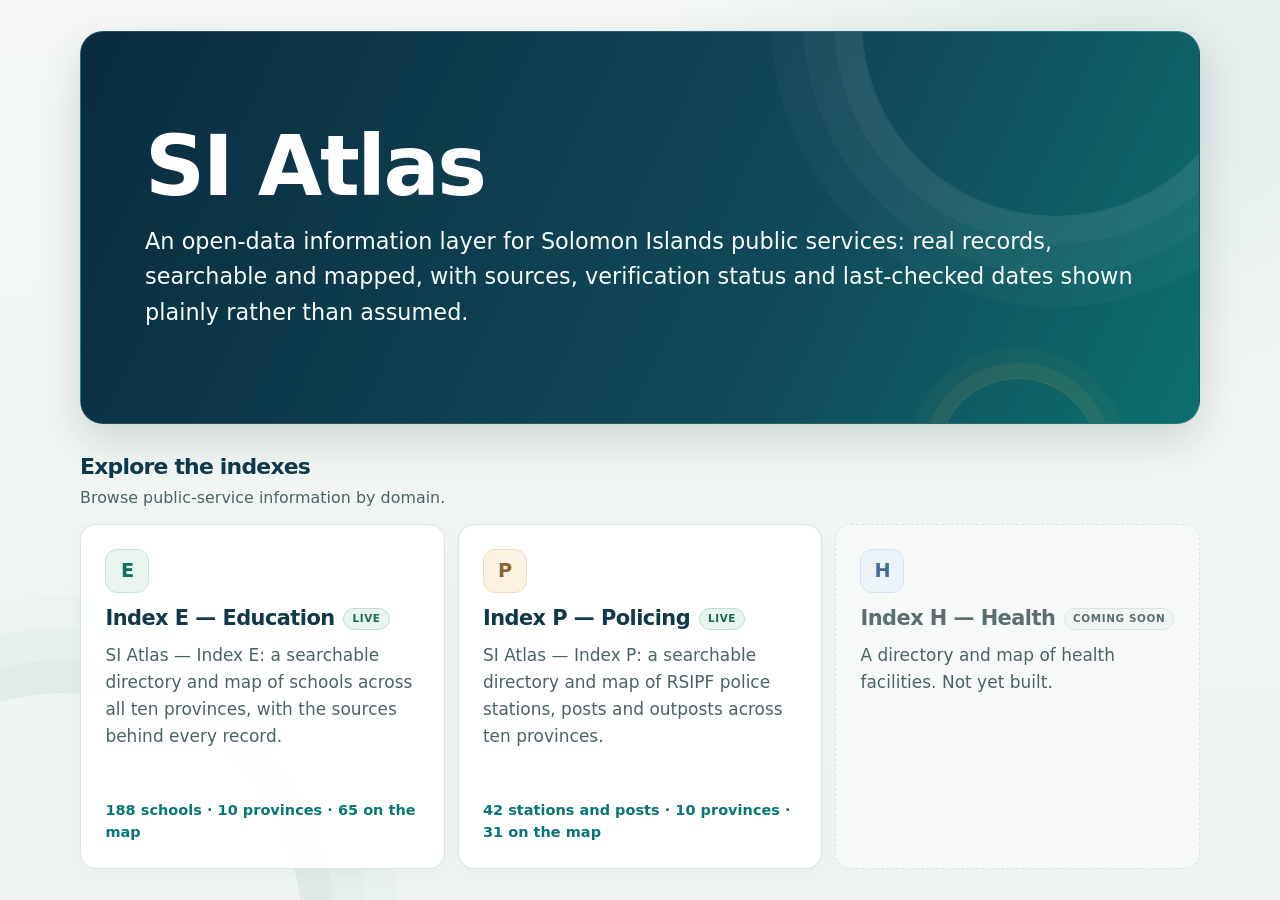
<file: index.html>
<!DOCTYPE html>
<html lang="en">
<head>
<meta charset="utf-8">
<meta name="viewport" content="width=device-width, initial-scale=1">
<title>SI Atlas — Solomon Islands public services</title>
<meta name="description" content="SI Atlas is an open-data information layer for Solomon Islands public services. Index E (Education) and Index P (Policing) are live; more indexes are planned.">
<meta name="theme-color" content="#10394A">

<!-- Link previews. og:url must be an absolute URL for scrapers, so it is the
     only non-relative path on this page; update it if the site moves to a
     custom domain or a differently named repository. No og:image: the
     portal has no screenshot of its own, and borrowing an index's would
     misrepresent it. -->
<meta property="og:type" content="website">
<meta property="og:site_name" content="SI Atlas">
<meta property="og:title" content="SI Atlas — Solomon Islands public services">
<meta property="og:description" content="An open-data information layer for Solomon Islands public services: searchable, mapped directories of schools and police stations, with the sources behind every record shown plainly.">
<meta property="og:url" content="https://reversalredgarnet.github.io/SI-Atlas/">
<meta name="twitter:card" content="summary">
<meta name="twitter:title" content="SI Atlas — Solomon Islands public services">
<meta name="twitter:description" content="Searchable, mapped directories of Solomon Islands schools and police stations, with the sources behind every record shown plainly.">

<link rel="stylesheet" href="shared/styles/base.css">
<link rel="icon" href="shared/assets/favicon.svg" type="image/svg+xml">

<style>
  body {
    min-height: 100vh;
    display: flex;
    flex-direction: column;
    align-items: center;
    padding: 3rem 1rem;
  }
  .portal {
    width: 100%;
    max-width: 640px;
  }
  .portal-head h1 {
    font-size: 1.6rem;
    color: var(--green);
    margin-bottom: .5rem;
  }
  .portal-head p {
    color: var(--text-mid);
    max-width: 60ch;
  }
  .index-list {
    margin-top: 2rem;
    display: flex;
    flex-direction: column;
    gap: .9rem;
  }
  .index-card {
    display: block;
    border: 1px solid var(--rule-strong);
    background: var(--panel);
    padding: 1rem 1.2rem;
    text-decoration: none;
    color: inherit;
  }
  .index-card.is-live:hover { background: var(--navy-pale); border-color: var(--navy); }
  .index-card.is-pending {
    color: var(--mute);
    cursor: default;
    background: var(--panel-alt);
  }
  .index-name {
    display: flex;
    align-items: center;
    gap: .5rem;
    font-family: var(--font-head);
    font-weight: 700;
    font-size: 1.05rem;
    color: var(--navy);
  }
  .index-card.is-pending .index-name { color: var(--mute); }
  .index-desc {
    margin-top: .25rem;
    font-size: .88rem;
    color: var(--text-mid);
  }
  .status-tag {
    font-size: .68rem;
    font-weight: 700;
    text-transform: uppercase;
    letter-spacing: .04em;
    padding: .1rem .4rem;
    border: 1px solid var(--rule-strong);
    color: var(--mute);
  }
  .index-card.is-live .status-tag { color: var(--green); border-color: var(--green); }
  /* Live figures under each card, generated from the index's own data file
     (script at the bottom of this page). Hidden until filled, so a failed
     load shows no number rather than a wrong one. */
  .index-count {
    margin-top: .3rem;
    font-size: .82rem;
    font-weight: 700;
    color: var(--navy);
  }
</style>

<link rel="stylesheet" href="shared/styles/atlas-visual.css">
</head>
<body class="portal-page">

<main class="portal">
  <div class="portal-head">
    <h1>SI Atlas</h1>
    <p>An open-data information layer for Solomon Islands public services: real records, searchable and mapped, with sources, verification status and last-checked dates shown plainly rather than assumed.</p>
  </div>

  <div class="portal-section-heading">
    <div>
      <h2>Explore the indexes</h2>
      <p>Browse public-service information by domain.</p>
    </div>
  </div>

  <nav class="index-list" aria-label="Indexes">
    <a class="index-card is-live" href="index-e/index.html" data-letter="E" data-tone="teal">
      <span class="index-name">Index E — Education <span class="status-tag">Live</span></span>
      <p class="index-desc">SI Atlas — Index E: a searchable directory and map of schools across all ten provinces, with the sources behind every record.</p>
      <p class="index-count" id="count-e" hidden></p>
    </a>

    <a class="index-card is-live" href="index-p/index.html" data-letter="P" data-tone="sand">
      <span class="index-name">Index P — Policing <span class="status-tag">Live</span></span>
      <p class="index-desc">SI Atlas — Index P: a searchable directory and map of RSIPF police stations, posts and outposts across ten provinces.</p>
      <p class="index-count" id="count-p" hidden></p>
    </a>

    <a class="index-card is-pending" href="index-h/index.html" data-letter="H" data-tone="blue">
      <span class="index-name">Index H — Health <span class="status-tag">Coming soon</span></span>
      <p class="index-desc">A directory and map of health facilities. Not yet built.</p>
    </a>
  </nav>
</main>

<!-- Live counts for the cards above, read from the same data files the
     indexes use, so they can never disagree with them. `defer` keeps the
     portal itself from waiting on them; if one fails to load, its card just
     shows no count. schema.js is needed because stations.js builds its
     records through Atlas.schema.createEntity(). -->
<script defer src="index-e/js/data/schools.js"></script>
<script defer src="shared/schema.js"></script>
<script defer src="index-p/js/data/stations.js"></script>
<script>
document.addEventListener('DOMContentLoaded', function () {
  function distinct(list, key) {
    var seen = {};
    list.forEach(function (r) { seen[key(r)] = true; });
    return Object.keys(seen).length;
  }
  function show(id, text) {
    var el = document.getElementById(id);
    el.textContent = text;
    el.hidden = false;
  }
  try {
    var schools = window.SF && window.SF.SCHOOLS;
    if (schools && schools.length) {
      show('count-e', schools.length + ' schools · ' +
        distinct(schools, function (s) { return s.province; }) + ' provinces · ' +
        schools.filter(function (s) { return s.latitude !== null; }).length + ' on the map');
    }
  } catch (e) { /* no count is better than a wrong one */ }
  try {
    var stations = window.SP && window.SP.STATIONS;
    if (stations && stations.length) {
      show('count-p', stations.length + ' stations and posts · ' +
        distinct(stations, function (s) { return s.province; }) + ' provinces · ' +
        stations.filter(function (s) { return s.location.lat !== null; }).length + ' on the map');
    }
  } catch (e) { /* no count is better than a wrong one */ }
});
</script>

</body>
</html>
</file>
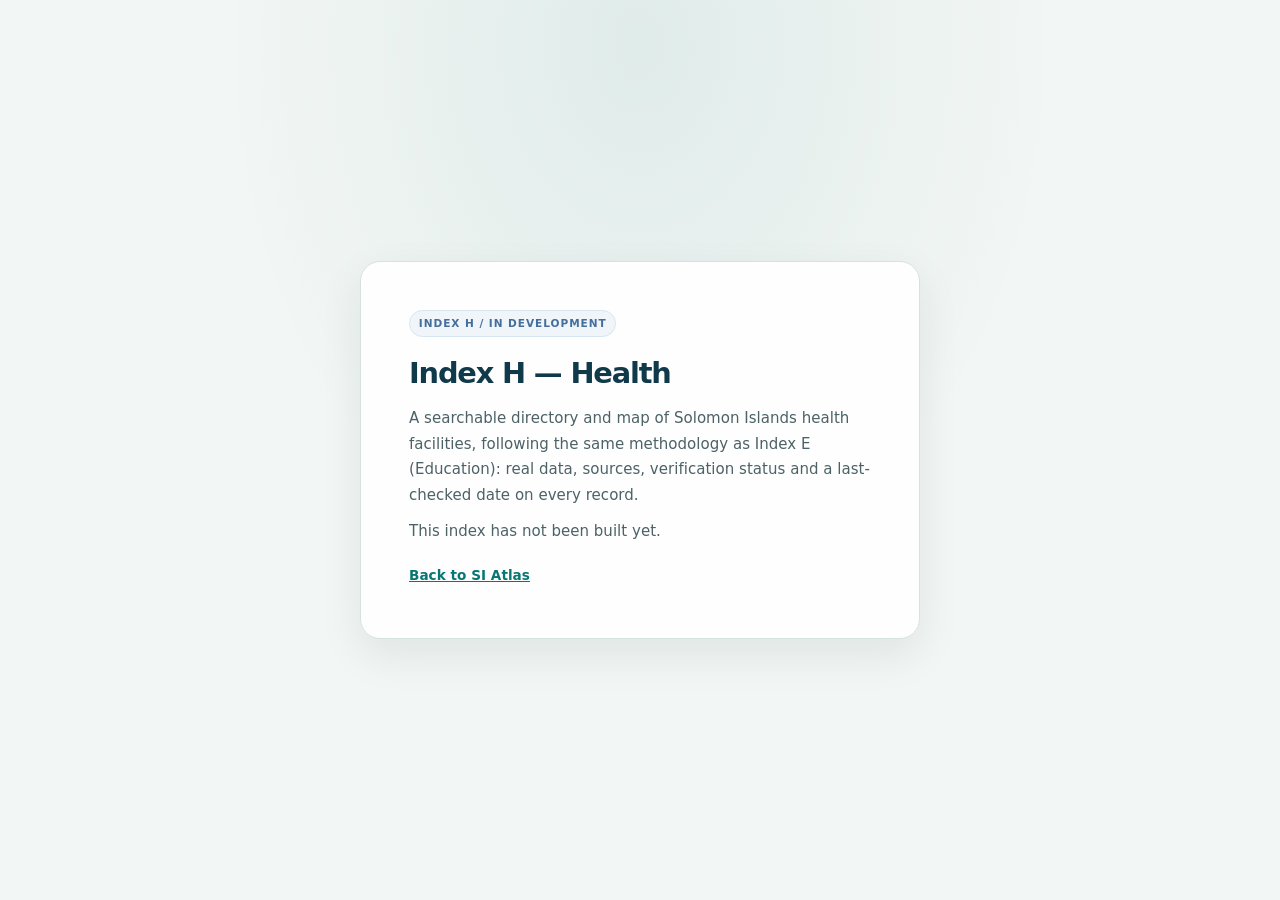
<file: index-h/index.html>
<!DOCTYPE html>
<html lang="en">
<head>
<meta charset="utf-8">
<meta name="viewport" content="width=device-width, initial-scale=1">
<title>SI Atlas — Index H (Health) — Coming soon</title>
<meta name="description" content="Index H (Health) is a planned SI Atlas index for Solomon Islands health facilities. Not yet built.">
<meta name="theme-color" content="#10394A">

<!-- Link previews. og:url must be an absolute URL for scrapers, so it is the
     only non-relative path on this page; update it if the site moves. -->
<meta property="og:type" content="website">
<meta property="og:site_name" content="SI Atlas — Index H">
<meta property="og:title" content="SI Atlas — Index H (Health) — Coming soon">
<meta property="og:description" content="A planned SI Atlas directory and map of Solomon Islands health facilities. Not yet built.">
<meta property="og:url" content="https://reversalredgarnet.github.io/SI-Atlas/index-h/">
<meta name="twitter:card" content="summary">
<meta name="twitter:title" content="SI Atlas — Index H (Health) — Coming soon">
<meta name="twitter:description" content="A planned SI Atlas directory and map of Solomon Islands health facilities. Not yet built.">

<link rel="stylesheet" href="../shared/styles/base.css">
<link rel="icon" href="../shared/assets/favicon.svg" type="image/svg+xml">

<style>
  body {
    min-height: 100vh;
    display: flex;
    align-items: center;
    justify-content: center;
    padding: 2rem 1rem;
  }
  .coming-soon {
    max-width: 520px;
    text-align: center;
  }
  .coming-soon h1 {
    font-size: 1.5rem;
    color: var(--green);
    margin-bottom: .6rem;
  }
  .coming-soon p {
    color: var(--text-mid);
  }
  .back-link {
    display: inline-block;
    margin-top: 1.5rem;
  }
</style>

<link rel="stylesheet" href="../shared/styles/atlas-visual.css">
</head>
<body class="health-page">

<main class="coming-soon">
  <h1>Index H — Health</h1>
  <p>A searchable directory and map of Solomon Islands health facilities, following the same methodology as Index E (Education): real data, sources, verification status and a last-checked date on every record.</p>
  <p>This index has not been built yet.</p>
  <a class="back-link link-btn" href="../index.html">Back to SI Atlas</a>
</main>

</body>
</html>
</file>
<file: shared/styles/base.css>
/* ============================================================================
   SI Atlas — shared design tokens & primitives
   ----------------------------------------------------------------------------
   The tokens below are the original square, government-portal-style values.
   The SI Atlas look is now set by atlas-visual.css, which every page loads
   last and which overrides these tokens (palette, radii, system font); see
   index-e/README.md "Design notes" for why it deliberately does not copy the
   government sites. Without that layer, these values still render a
   complete, older look.

   This file holds only what is genuinely generic: color/type tokens, a
   reset, and primitives (buttons, chips, selects, badges) any index is
   likely to need. Page-shell layout (masthead, nav, a particular workspace
   grid) is index-specific and lives in that index's own stylesheet, which
   loads after this one.
   ========================================================================== */

/* --- Tokens -------------------------------------------------------------- */
:root {
  /* Institutional blues, taken from the reference sites */
  --navy:       #06337C;   /* nav bars and section bars */
  --navy-dark:  #002B5C;
  --navy-mid:   #1A4873;
  --navy-pale:  #E8EEF6;
  --link:       #1257A0;   /* body links, 7.3:1 on white */
  --link-hover: #0D3F77;

  --green:  #1F6B2E;       /* page headings, as on both reference sites */
  --red:    #A5232B;       /* notices and warnings only */
  --gold:   #C8A415;       /* decorative fills, plus text only on dark (navy)
                              surfaces, never on a light one (atlas-visual.css
                              overrides it with #E4B05C) */

  --page:      #ECECEB;    /* body background */
  --panel:     #FFFFFF;
  --panel-alt: #F5F6F7;
  --band:      #E9EDF2;    /* group headers, table headers */
  --notice-bg: #FDF3D6;

  --rule:        #D3D7DC;  /* separators between blocks */
  --rule-soft:   #E4E7EA;
  --rule-strong: #767C84;  /* control borders — 3.4:1, meets non-text AA */

  --text:     #333333;
  --text-mid: #555555;
  --mute:     #63696F;

  --font-ui: Arial, 'Helvetica Neue', Helvetica, sans-serif;
  --font-head: Arial, 'Helvetica Neue', Helvetica, sans-serif;

  --shell-pad: 1rem;
}

/* --- Reset ----------------------------------------------------------------
   Deliberately minimal: box model, hidden attribute, base typography and
   link/button resets only. Page-level layout (height, overflow, flex shell)
   is each index's own concern and lives in its stylesheet. */
*, *::before, *::after { box-sizing: border-box; }
[hidden] { display: none !important; }

body {
  margin: 0;
  font-family: var(--font-ui);
  font-size: 15px;
  line-height: 1.45;
  color: var(--text);
  background: var(--page);
}

h1, h2, h3 { margin: 0; font-family: var(--font-head); font-weight: 700; }
p { margin: 0; }
ul, ol, dl, dd { margin: 0; padding: 0; }
li { list-style: none; }
button { font: inherit; color: inherit; }
a { color: var(--link); }
a:hover { color: var(--link-hover); }
svg { fill: currentColor; }

/* --- Accessibility --------------------------------------------------------
   Focus is navy by default; an index with dark chrome (a navy masthead/nav)
   should override to the gold token over those elements specifically. */
:focus-visible { outline: 3px solid var(--navy); outline-offset: 1px; }

.sr-only {
  position: absolute; width: 1px; height: 1px; padding: 0; margin: -1px;
  overflow: hidden; clip: rect(0 0 0 0); white-space: nowrap; border: 0;
}

.skip-link {
  position: absolute; left: -9999px; top: 0; z-index: 999;
  background: var(--navy); color: #fff; padding: .5rem 1rem;
}
.skip-link:focus { left: 0; }

/* --- Buttons, selects, chips ----------------------------------------------
   Shared across indexes so a control looks and behaves the same way
   wherever it appears. */
.btn {
  display: inline-flex; align-items: center; justify-content: center; gap: .35rem;
  height: 36px; padding: 0 .85rem;
  border: 1px solid transparent;
  font-size: .88rem; font-weight: 700;
  cursor: pointer; text-decoration: none; white-space: nowrap;
}
.btn:disabled { opacity: .55; cursor: default; }
.btn-primary { background: var(--navy); color: #fff; border-color: var(--navy); }
.btn-primary:hover { background: var(--navy-dark); border-color: var(--navy-dark); }
.btn-secondary { background: #fff; color: var(--navy); border-color: var(--rule-strong); }
.btn-secondary:hover { background: var(--navy-pale); border-color: var(--navy); }
.btn-secondary.is-active { background: var(--navy-pale); border-color: var(--navy); }
.btn-block { width: 100%; }

/* min-height keeps text-only buttons ("Clear all", "All results") at the
   24px minimum touch target (WCAG 2.5.8) without changing how they look. */
.link-btn {
  background: none; border: 0; padding: 0; cursor: pointer;
  min-height: 24px;
  color: var(--link); font-size: .85rem;
  text-decoration: underline;
}
.link-btn:hover { color: var(--link-hover); }

.text-close {
  background: #fff; border: 1px solid var(--rule-strong); cursor: pointer;
  color: var(--navy); height: 30px; padding: 0 .6rem;
  font-size: .82rem; font-weight: 700;
}
.text-close:hover { background: var(--navy-pale); border-color: var(--navy); }

.select {
  font: inherit; font-size: .88rem; color: var(--text);
  height: 36px; padding: 0 1.7rem 0 .5rem;
  border: 1px solid var(--rule-strong);
  background: #fff url("data:image/svg+xml,%3Csvg xmlns='http://www.w3.org/2000/svg' viewBox='0 0 16 16' fill='%23333'%3E%3Cpath d='M4 6l4 4 4-4z'/%3E%3C/svg%3E") no-repeat right .45rem center/13px;
  appearance: none; cursor: pointer;
}
.select-block { width: 100%; }
.select:disabled { opacity: .5; cursor: default; background-color: var(--panel-alt); }

.count-pill {
  display: inline-block; min-width: 20px; padding: 0 .3rem;
  background: var(--navy); color: #fff;
  font-size: .75rem; font-weight: 700; text-align: center;
}
.btn-secondary.is-active .count-pill { background: var(--navy); }

.chip-row { display: flex; flex-wrap: wrap; gap: .3rem; align-items: center; }
.chip {
  display: inline-flex; align-items: center; gap: .3rem;
  padding: .12rem .4rem;
  font-size: .78rem;
  background: var(--navy-pale); color: var(--navy);
  border: 1px solid #C4D2E6;
}
.chip-static { background: var(--panel-alt); color: var(--text-mid); border-color: var(--rule); }
.chip-removable { cursor: pointer; min-height: 24px; }   /* WCAG 2.5.8 target size */
.chip-removable:hover { background: #D8E3F2; }
.chip-removable span[aria-hidden] { font-weight: 700; }

/* --- Verification badge -----------------------------------------------------
   Rendered by shared/verification-badge.js — three states, styled the same
   way everywhere so a reader learns the language once. 'verified' is the
   only state that reads as confirmed; 'unverified' and 'unknown' are both
   deliberately neutral/muted, never styled to look like a pass. */
.badge {
  display: inline-flex; align-items: center; gap: .3rem;
  font-size: .78rem; font-weight: 700; padding: .2rem .55rem;
  border: 1px solid; line-height: 1.3;
}
.badge-ico { flex: none; }
.badge-verified   { color: var(--green); border-color: var(--green); background: #EAF3EC; }
.badge-unverified { color: var(--mute);  border-color: var(--rule-strong); background: var(--panel-alt); }
.badge-unknown    { color: var(--mute);  border-color: var(--rule-strong); background: var(--panel-alt); font-style: italic; }

/* --- Sources list -----------------------------------------------------------
   Rendered by shared/sources.js inside a profile's "Sources" section, the
   same way in every index: citations as plain rows, URLs as links that show
   their host, optionally with a short label (.source-kind) under the link. */
.source-list { padding: 0 .9rem; }
.source-list li {
  display: flex; align-items: center; gap: .5rem;
  padding: .35rem 0;
  font-size: .86rem; color: var(--text); line-height: 1.4;
  border-bottom: 1px solid var(--rule-soft);
}
.source-list li:last-child { border-bottom: 0; }
.source-list a { color: var(--link); padding: .35rem 0; }
.source-links li { padding: 0; word-break: break-word; }
.source-links a { word-break: break-all; }
.source-item { display: flex; flex-direction: column; padding: .35rem 0; min-width: 0; }
.source-item a { padding: 0; }
.source-kind { font-size: .78rem; color: var(--mute); }

/* --- Report a correction ------------------------------------------------------
   Rendered by shared/corrections.js at the foot of every profile. */
.correction { margin-top: .8rem; padding-top: .7rem; border-top: 1px solid var(--rule-soft); }
.correction-link {
  display: inline-flex; align-items: center; gap: .4rem;
  min-height: 24px;
  font-size: .86rem; font-weight: 700; color: var(--link);
}
.correction-note { margin-top: .3rem; font-size: .78rem; color: var(--mute); line-height: 1.45; }
</file>
<file: shared/styles/atlas-visual.css>
/*
 * SI Atlas — visual refresh layer
 * Direction: Pacific civic atlas — oceanic, calm, credible, and more polished.
 * This file intentionally sits after the existing stylesheets. Remove its
 * <link> from each page to revert the visual treatment without touching app logic.
 */
:root {
  --navy:       #10394A;
  --navy-dark:  #082B39;
  --navy-mid:   #1A5663;
  --navy-pale:  #E3F1EF;
  --link:       #087674;   /* 4.76:1 on the band and results-head tints, 5.45:1 on white */
  --link-hover: #075E61;
  --green:      #11766C;
  --red:        #B64D42;
  --gold:       #E4B05C;
  --page:       #F2F6F4;
  --panel:      #FFFFFF;
  --panel-alt:  #F7FAF8;
  --band:       #EAF2EF;
  --notice-bg:  #FFF5E3;
  --rule:       #D6E2DE;
  --rule-soft:  #E7EEEB;
  --rule-strong:#79948D;   /* control borders: 3.26:1 on white, 3.11:1 on the toolbar (non-text AA) */
  --text:       #1C3036;
  --text-mid:   #4C6266;
  --mute:       #5B6E70;   /* 4.72:1 on the darkest tint it sits on (band), 4.93:1 on page */
  --font-ui:    ui-sans-serif, system-ui, -apple-system, BlinkMacSystemFont, "Segoe UI", sans-serif;
  --font-head:  ui-sans-serif, system-ui, -apple-system, BlinkMacSystemFont, "Segoe UI", sans-serif;
}

body {
  color: var(--text);
  background-color: var(--page);
  font-family: var(--font-ui);
  letter-spacing: .002em;
}
h1, h2, h3 { letter-spacing: -.025em; }
:focus-visible { outline-color: var(--link); outline-offset: 3px; }

/* Controls: consistent radii, quieter borders, more deliberate hover states. */
.btn {
  border-radius: 8px;
  transition: background-color .16s ease, border-color .16s ease, box-shadow .16s ease, transform .16s ease;
}
.btn-primary { background: var(--navy); border-color: var(--navy); box-shadow: 0 2px 5px rgba(8,43,57,.12); }
.btn-primary:hover { background: var(--navy-dark); border-color: var(--navy-dark); box-shadow: 0 4px 10px rgba(8,43,57,.16); }
.btn-secondary { border-color: var(--rule-strong); border-radius: 8px; }
.btn-secondary:hover, .btn-secondary.is-active { background: var(--navy-pale); border-color: var(--link); }
.link-btn { color: var(--link); }
.text-close { border-radius: 7px; border-color: var(--rule-strong); }
.select, .search-input, .mini-search {
  border-radius: 8px;
  border-color: var(--rule-strong);
  transition: border-color .15s ease, box-shadow .15s ease;
}
.search-input { padding-left: .8rem; padding-right: .8rem; }
.search-input:focus, .mini-search:focus, .select:focus-visible {
  outline: 3px solid rgba(8,124,122,.18);
  outline-offset: 0;
  border-color: var(--link);
  box-shadow: 0 0 0 1px var(--link);
}
.count-pill { border-radius: 999px; background: var(--link); }
.chip { border-radius: 999px; border-color: #BCD8CF; }
.chip-removable:hover { background: #D3EAE3; }
.badge { border-radius: 999px; padding: .22rem .6rem; }
.badge-verified { color: #146B54; border-color: #A8D7C4; background: #E6F5EE; }
.badge-unverified, .badge-unknown { border-color: #D4DFDB; background: #F1F5F3; }

/* App chrome. The dark masthead gives the atlas a stable, memorable identity. */
.masthead {
  background: linear-gradient(112deg, #0A2B3D 0%, #10495A 72%, #0F6D70 100%);
  border-bottom: 3px solid var(--gold);
}
.masthead-inner { padding-top: .72rem; padding-bottom: .72rem; }
/* The logo tile is the same navy as the masthead's dark end, so a thin light
   outline keeps its edge there (and on a phone, where it sits on #0A2B3D). */
.masthead .crest svg { border-radius: 7px; box-shadow: 0 0 0 1.5px rgba(255,255,255,.6); }
.service-name { color: #FFFFFF; font-size: 1.3rem; letter-spacing: -.035em; }
.gov-nav {
  background: #082B39;
  box-shadow: 0 5px 15px rgba(8,43,57,.10);
}
.gov-nav-inner { gap: .25rem; }
.nav-link {
  padding: .68rem .95rem;
  border: 0 !important;
  border-radius: 8px 8px 0 0;
  margin-top: .22rem;
  color: rgba(255,255,255,.82);
  transition: color .15s ease, background-color .15s ease;
}
.nav-link:hover { background: rgba(255,255,255,.1); color: #FFFFFF; }
.gov-nav :focus-visible, .masthead :focus-visible, .rail-head :focus-visible { outline-color: var(--gold); }

.notice {
  padding-top: .48rem;
  padding-bottom: .48rem;
  background: var(--notice-bg);
  border-bottom-color: #F0DDB8;
  border-left: 4px solid #D78B4F;
  font-size: .82rem;
}
.notice-label { color: #95502E; }
.page-intro {
  padding-top: .95rem;
  padding-bottom: 1rem;
  background: linear-gradient(105deg, #FFFFFF 5%, #F0F8F5 100%);
  border-bottom-color: #DCE8E3;
}
.page-intro h1 {
  color: var(--navy);
  font-size: clamp(1.3rem, 1.6vw, 1.75rem);
  line-height: 1.2;
  margin-bottom: .35rem;
  letter-spacing: -.04em;
}
.page-intro p { color: #50676A; line-height: 1.55; }
.toolbar {
  background: #F7FAF8;
  border-bottom-color: #DDE7E2;
  padding-top: .8rem;
  padding-bottom: .85rem;
}
.field-label { color: #52696C; font-size: .78rem; letter-spacing: .015em; }

/* Workspace panels retain the existing layout and dimensions, but get a
   softer card treatment and a little breathing room. */
.results-col, .detail-col {
  border: 1px solid var(--rule);
  border-radius: 13px;
  box-shadow: 0 4px 18px rgba(20,55,60,.06);
  overflow: hidden;
}
.results-col { margin: .55rem 0 .55rem .55rem; }
.detail-col { margin: .55rem 0 .55rem .55rem; }
.map-col {
  margin: .55rem;
  border-radius: 14px;
  overflow: hidden;
  box-shadow: 0 4px 18px rgba(20,55,60,.08);
  background: #DCEBE7;
}
.results-head {
  background: linear-gradient(110deg, #E7F2EF, #F4F8F6);
  border-bottom-color: var(--rule);
  padding: .65rem .85rem .7rem;
}
.results-head h2 { color: var(--navy); font-size: .98rem; }
.results-sub { color: var(--text-mid); }
.result {
  width: auto;
  margin: .35rem .5rem;
  padding: .72rem .78rem;
  border: 1px solid var(--rule-soft);
  border-left: 4px solid transparent;
  border-radius: 9px;
  background: #FFFFFF;
  transition: background-color .15s ease, border-color .15s ease, box-shadow .15s ease;
}
.result:hover {
  background: #F8FCFA;
  border-color: #C8DDD5;
  box-shadow: 0 3px 9px rgba(16,57,74,.06);
}
.result.is-selected {
  background: #EAF5F1;
  border-color: #A8CEC1;
  border-left-color: var(--link);
  box-shadow: 0 2px 8px rgba(8,124,122,.08);
}
.result-name { color: var(--link); line-height: 1.3; }
.result.is-selected .result-name { color: var(--navy); }
.detail-bar { background: #F2F7F5; border-bottom-color: var(--rule); }
.detail-head { padding-top: 1rem; }
.detail-head h2 { color: var(--navy); letter-spacing: -.035em; border-radius: 4px; }
.detail-section h3 {
  margin-left: .72rem;
  margin-right: .72rem;
  padding: .42rem .65rem;
  border-radius: 7px;
  background: var(--navy);
  letter-spacing: .055em;
}
.detail-flag {
  border-radius: 0 7px 7px 0;
  background: #FFF6E5;
}
.source-list { padding-left: .9rem; padding-right: .9rem; }
.correction { border-top-color: var(--rule); }

/* Filters and map UI. */
.filters-rail {
  border-right: 1px solid var(--rule);
  box-shadow: 10px 0 35px rgba(8,43,57,.14);
  /* Closed, park it past its own shadow (10px + 35px blur), or the shadow
     tints the left edge of the page. body.filters-open still wins. */
  transform: translateX(calc(-100% - 48px));
}
.rail-head { background: var(--navy-dark); }
.rail-foot { background: #F5F9F7; border-top-color: var(--rule); }
.fsection > summary { background: #F7FAF8; }
.fsection > summary:hover { background: #E8F2EE; }
.check:hover { background: #F5FAF7; }
.check input:checked + .check-box { background: var(--link); border-color: var(--link); }
.check input:focus-visible + .check-box { outline-color: var(--link); }
.map-note {
  border: 1px solid rgba(195,214,207,.95);
  border-radius: 12px;
  box-shadow: 0 6px 24px rgba(12,48,60,.16);
  overflow: hidden;
  background: rgba(255,255,255,.97);
  backdrop-filter: blur(8px);
}
.map-note-toggle { border-radius: 11px 11px 0 0; }
.map-note-toggle:hover { background: #F0F7F4; }
.map-key-title { color: var(--navy); }
/* Leaflet failed to load: the same rounded card as the rest of the map UI. */
.map-unavailable { border-color: var(--rule-strong); border-radius: 10px; box-shadow: 0 3px 10px rgba(12,48,60,.08); }
.map-reset { border-radius: 8px; box-shadow: 0 3px 10px rgba(12,48,60,.12); }
.leaflet-control-zoom { overflow: hidden; border: 1px solid var(--rule-strong) !important; border-radius: 9px !important; box-shadow: 0 3px 12px rgba(12,48,60,.12) !important; }
.leaflet-control-zoom a { border-radius: 0 !important; color: var(--navy) !important; }
.leaflet-control-zoom a:hover { background: #EAF5F1 !important; }
/* The navy above is !important, so restate Leaflet's greyed-out look for the
   button that cannot zoom any further (fully zoomed out or in). */
.leaflet-control-zoom a.leaflet-disabled,
.leaflet-control-zoom a.leaflet-disabled:hover { color: #A3B3B0 !important; background: #F4F7F6 !important; }
.leaflet-popup-content-wrapper { border-radius: 10px !important; }
.leaflet-popup-tip { box-shadow: none !important; }
/* Old-palette blues the layers below still set: the map's own background
   (seen before tiles load), the credit badge hover, the location dot's halo. */
.leaflet-container { background: #DCEBE7; }
.map-attribution-toggle:hover .map-attribution-badge { background: #EAF5F1; }
.you-are-here { box-shadow: 0 0 0 4px rgba(17,118,108,.3); }
.leaflet-tooltip { border-radius: 6px; border-color: #C5D9D2; box-shadow: 0 2px 8px rgba(12,48,60,.08); }

.modal { background: rgba(5,30,40,.58); backdrop-filter: blur(3px); }
.modal-card {
  border: 1px solid var(--rule);
  border-top: 4px solid var(--link);
  border-radius: 16px;
  box-shadow: 0 22px 70px rgba(4,30,39,.28);
  padding: 1.4rem 1.45rem;
}
.modal-card h2 { color: var(--navy); }
.scrim { background: rgba(5,30,40,.43); backdrop-filter: blur(2px); }

/* Portal landing page — more like the front door to a real public-data tool.
   It adapts to the screen with CSS alone: the column widens with the viewport,
   type and spacing scale with clamp() (on vmin, so a tall monitor gets larger
   type and a short landscape phone smaller), and when the content is shorter
   than the screen the hero and the card grid share the spare height instead of
   leaving a blank band under the cards. */
.portal-page {
  --portal-pad: clamp(.8rem, 2.4vw, 3rem);
  height: auto;
  min-height: 100vh;
  min-height: 100dvh;
  overflow-x: hidden;
  overflow-y: auto;
  display: flex;
  align-items: stretch;
  justify-content: flex-start;
  padding: var(--portal-pad);
  background:
    radial-gradient(ellipse at 88% 8%, rgba(18,124,118,.09), transparent 29rem),
    linear-gradient(180deg, #F5F8F6 0%, #EEF4F1 100%);
}
.portal-page::before {
  content: "";
  position: fixed;
  z-index: 0;
  pointer-events: none;
  left: -11rem;
  bottom: -17rem;
  width: 30rem;
  height: 30rem;
  border: 1px solid rgba(12,106,106,.09);
  border-radius: 50%;
  box-shadow: 0 0 0 2rem rgba(12,106,106,.025), 0 0 0 4rem rgba(12,106,106,.02), 0 0 0 6rem rgba(12,106,106,.015);
}
.portal {
  position: relative; z-index: 1;
  width: 100%; max-width: clamp(70rem, 82vw, 100rem);
  margin: 0 auto;
  flex: 1 0 auto;               /* fill the page's height... */
  display: flex; flex-direction: column;
}
.portal-head {
  position: relative;
  isolation: isolate;
  overflow: hidden;
  display: flex;
  flex-direction: column;
  justify-content: center;
  /* ...and share what is left over with the card grid. No max-height: with
     overflow hidden, a cap shorter than the content would clip it. */
  flex: 3 1 auto;
  min-height: clamp(9rem, 30vh, 26rem);
  padding: clamp(1.25rem, 4vmin + .5rem, 5.5rem) clamp(1.25rem, 5vw, 6.5rem);
  border: 1px solid rgba(255,255,255,.12);
  border-radius: 23px;
  /* The paragraph runs the card's full width, so it crosses the rings: the
     light end, the ring outlines (10% white, 20% gold) and the solid text
     colour below keep every crossing at 4.6:1 or more. */
  background: linear-gradient(115deg, #092C3F 0%, #104B5A 65%, #0C706D 100%);
  box-shadow: 0 16px 44px rgba(8,43,57,.16);
}
.portal-head::before {
  content: "";
  position: absolute;
  z-index: -1;
  width: 390px;
  height: 390px;
  top: -205px;
  right: -52px;
  border: 1px solid rgba(255,255,255,.1);
  border-radius: 50%;
  box-shadow: 0 0 0 27px rgba(255,255,255,.035), 0 0 0 58px rgba(255,255,255,.03), 0 0 0 90px rgba(255,255,255,.022);
}
.portal-head::after {
  content: "";
  position: absolute;
  z-index: -1;
  width: 160px;
  height: 160px;
  right: 9%;
  bottom: -115px;
  border: 1px solid rgba(228,176,92,.2);
  border-radius: 50%;
  box-shadow: 0 0 0 15px rgba(228,176,92,.07), 0 0 0 30px rgba(228,176,92,.04);
}
.portal-head h1 {
  color: #FFFFFF;
  font-size: clamp(2.1rem, 1rem + 7.5vmin, 8rem);
  line-height: 1.02;
  font-weight: 800;
  letter-spacing: -.03em;   /* tighter and Segoe UI Black runs S-I and t-l together */
  margin-bottom: clamp(.5rem, 1.6vmin, 1.4rem);
}
.portal-head p {
  max-width: none;   /* the full inner width of the card, inside its padding */
  color: #F6FCF9;
  font-size: clamp(.92rem, .75rem + 1.15vmin, 1.75rem);
  line-height: 1.6;
}
.portal-section-heading {
  flex: none;
  display: flex;
  align-items: end;
  justify-content: space-between;
  gap: 1rem;
  margin-top: clamp(1.1rem, 3vmin, 3rem);
  margin-bottom: clamp(.7rem, 1.6vmin, 1.5rem);
}
.portal-section-heading h2 { color: var(--navy); font-size: clamp(1.1rem, .75rem + 1.1vmin, 1.9rem); letter-spacing: -.035em; }
.portal-section-heading p { margin-top: .2rem; font-size: clamp(.85rem, .74rem + .45vmin, 1.15rem); color: var(--text-mid); }
/* As many columns as fit (3, 2 or 1 for today's three cards); a fourth or
   fifth index just wraps. Every row is the same height, so cards in a row
   match, and the grid takes its share of any spare page height. */
.index-list {
  flex: 1 1 auto;
  display: grid;
  grid-template-columns: repeat(auto-fit, minmax(min(100%, 17rem), 1fr));
  grid-auto-rows: 1fr;
  gap: clamp(.7rem, 1.4vmin, 1.5rem);
  margin-top: 0;
}
.index-card {
  position: relative;
  display: flex;
  flex-direction: column;
  align-items: flex-start;
  min-width: 0;
  min-height: clamp(10rem, 22vh, 20rem);
  padding: clamp(1.1rem, 2vmin + .4rem, 2.6rem);
  overflow: hidden;
  border: 1px solid #D7E4DF;
  border-radius: 16px;
  background: rgba(255,255,255,.95);
  box-shadow: 0 5px 18px rgba(22,58,58,.045);
  color: var(--text);
  text-decoration: none;
  transition: transform .17s ease, box-shadow .17s ease, border-color .17s ease, background-color .17s ease;
}
/* The letter tile comes from the card's own data-letter, and its colours from
   data-tone (teal, the default; sand; blue), so a card keeps its tile however
   the grid wraps or the cards are reordered. A card without data-letter has
   no tile. The tiles and the Index H pill are decoration: the visible text
   beside them already says it. `/ ""` gives them empty alt text so screen
   readers skip them (the plain `content` line is for older browsers). */
.index-card::before {
  content: attr(data-letter);
  content: attr(data-letter) / "";
  display: flex;
  align-items: center;
  justify-content: center;
  width: clamp(36px, 1.6rem + 2vmin, 64px);
  height: clamp(36px, 1.6rem + 2vmin, 64px);
  margin-bottom: clamp(.7rem, 1.4vmin, 1.4rem);
  border: 1px solid #C9E2D8;
  border-radius: 12px;
  background: #EAF5F0;
  color: #126D63;
  font-size: clamp(1rem, .7rem + .9vmin, 1.6rem);
  font-weight: 800;
  letter-spacing: -.04em;
}
.index-card:not([data-letter])::before { display: none; }
.index-card[data-tone="sand"]::before { color: #8B6330; background: #FBF2E3; border-color: #EEDDBA; }
.index-card[data-tone="blue"]::before { color: #456E9B; background: #EDF3FA; border-color: #D5E1F0; }
.index-card.is-live:hover {
  background: #FFFFFF;
  border-color: #98C6B7;
  transform: translateY(-3px);
  box-shadow: 0 13px 28px rgba(22,76,67,.11);
}
.index-card:focus-visible { outline: 3px solid var(--link); outline-offset: 3px; }
.index-card.is-pending { background: rgba(249,251,250,.8); border-style: dashed; color: var(--mute); box-shadow: none; }
.index-name {
  display: flex;
  align-items: center;
  flex-wrap: wrap;
  gap: .55rem;
  padding-right: 0;
  max-width: 40ch;
  color: var(--navy);
  font-size: clamp(1.05rem, .8rem + .9vmin, 1.8rem);
  line-height: 1.3;
  letter-spacing: -.025em;
}
.index-card.is-pending .index-name { color: var(--mute); }
.status-tag {
  display: inline-flex;
  align-items: center;
  padding: .2rem .5rem;
  border: 1px solid #D8E5DF;
  border-radius: 999px;
  background: #F6FAF8;
  color: #4E6867;
  font-size: .65rem;
  letter-spacing: .06em;
}
.index-card.is-live .status-tag { background: #E8F5EF; border-color: #BCE0D0; color: #166C51; }
.index-card.is-pending .status-tag { background: #F2F5F3; color: var(--mute); }
/* Card text keeps a readable measure however wide a card gets (one column on
   a tablet, a third of a 100rem column on a big monitor). */
.index-desc { max-width: 62ch; margin-top: .6rem; color: var(--text-mid); font-size: clamp(.88rem, .75rem + .55vmin, 1.25rem); line-height: 1.6; }
.index-count {
  margin-top: auto;
  padding-top: 1.1rem;
  color: var(--link);
  font-size: clamp(.78rem, .68rem + .4vmin, 1.05rem);
  font-weight: 750;
  line-height: 1.5;
}
.index-card.is-pending .index-count { color: var(--mute); }

/* Health placeholder and 404 page share the same calmer surfaces. */
.health-page {
  background: radial-gradient(ellipse at 50% 5%, rgba(13,119,116,.08), transparent 26rem), var(--page);
}
.health-page .coming-soon {
  width: 100%;
  max-width: 560px;
  padding: clamp(1.7rem, 5vw, 3rem);
  border: 1px solid var(--rule);
  border-radius: 20px;
  background: rgba(255,255,255,.94);
  box-shadow: 0 16px 44px rgba(8,43,57,.08);
  text-align: left;
}
.health-page .coming-soon::before {
  content: "INDEX H  /  IN DEVELOPMENT";
  content: "INDEX H  /  IN DEVELOPMENT" / "";
  display: inline-block;
  margin-bottom: 1rem;
  padding: .3rem .55rem;
  border: 1px solid #D6E5F0;
  border-radius: 999px;
  background: #F0F5FA;
  color: #456E9B;
  font-size: .66rem;
  font-weight: 800;
  letter-spacing: .09em;
}
.health-page .coming-soon h1 { color: var(--navy); font-size: 1.8rem; letter-spacing: -.04em; }
.health-page .coming-soon p { margin-top: .7rem; color: var(--text-mid); line-height: 1.7; }
.health-page .back-link { margin-top: 1.3rem; font-weight: 700; }

@media (max-width: 1199px) {
  .results-col { margin-right: .5rem; }
  .map-col { margin-left: .15rem; }
}
@media (max-width: 859px) {
  .masthead-inner { padding-top: .5rem; padding-bottom: .5rem; }
  .service-name { font-size: 1.12rem; }
  .nav-link { border-radius: 7px 7px 0 0; }
  .page-intro { padding-top: .6rem; padding-bottom: .65rem; }
  .toolbar { padding-top: .55rem; padding-bottom: .6rem; }
  .results-col { margin: 0; border-radius: 0; border-left: 0; border-right: 0; box-shadow: none; }
  .detail-col { margin: 0; border-radius: 18px 18px 0 0; border-left: 0; border-right: 0; border-top: 3px solid var(--link); box-shadow: 0 -10px 30px rgba(8,43,57,.18); }
  .map-col { margin: 0; border-radius: 0; box-shadow: none; }
  .result { margin: .4rem .55rem; }
  .view-switch { border: 1px solid var(--navy); border-radius: 11px; overflow: hidden; box-shadow: 0 5px 18px rgba(8,43,57,.2); }
  .vs-btn { height: 40px; }
  .vs-btn + .vs-btn { border-left-color: rgba(255,255,255,.2); }
  .portal-head { border-radius: 18px; }
  .portal-head::before { right: -220px; }
  .index-card { min-height: 0; border-radius: 13px; }
  .index-card::before { border-radius: 10px; }
  .index-desc { margin-top: .4rem; }
  .index-count { padding-top: .75rem; }
}
/* Short screens (a landscape phone, a laptop at 200%+ zoom): the hero sizes to
   its text, so the cards start on the first screen. */
@media (max-height: 500px) {
  .portal-head { min-height: 0; }
  .portal-head h1 { font-size: clamp(1.9rem, 1rem + 5vmin, 3rem); }
  .portal-head p { line-height: 1.5; }
  .portal-section-heading { margin-top: .9rem; }
}
@media (prefers-reduced-motion: reduce) {
  .btn, .index-card, .search-input, .mini-search { transition: none !important; }
}
</file>
